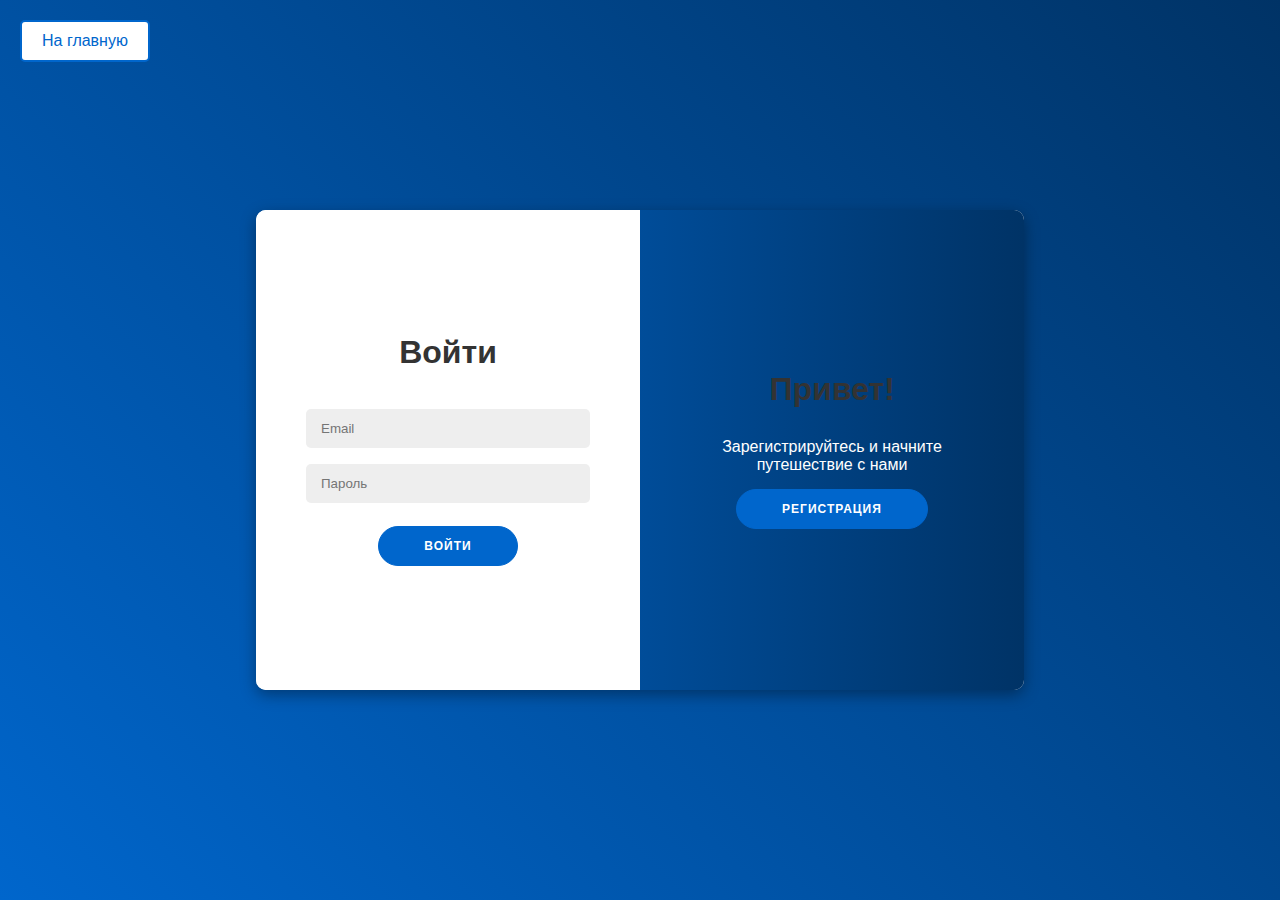
<file: основной сайт/форма/form.html>
<!DOCTYPE html>
<html lang="ru">
<head>
    <meta charset="UTF-8">
    <meta name="viewport" content="width=device-width, initial-scale=1.0">
    <title>Вход и Регистрация</title>
    <style>
        * {
            margin: 0;
            padding: 0;
            box-sizing: border-box;
            font-family: Arial, sans-serif;
        }

        body {
            min-height: 100vh;
            display: flex;
            align-items: center;
            justify-content: center;
            background: linear-gradient(45deg, #0066cc, #003366);
        }

        .container {
            background: white;
            border-radius: 10px;
            box-shadow: 0 5px 15px rgba(0, 0, 0, 0.35);
            position: relative;
            overflow: hidden;
            width: 768px;
            max-width: 100%;
            min-height: 480px;
        }

        .form-container {
            position: absolute;
            top: 0;
            height: 100%;
            transition: all 0.6s ease-in-out;
        }

        .sign-in-container {
            left: 0;
            width: 50%;
            z-index: 2;
        }

        .sign-up-container {
            left: 0;
            width: 50%;
            opacity: 0;
            z-index: 1;
        }

        .container.right-panel-active .sign-in-container {
            transform: translateX(100%);
        }

        .container.right-panel-active .sign-up-container {
            transform: translateX(100%);
            opacity: 1;
            z-index: 5;
        }

        form {
            background-color: #FFFFFF;
            display: flex;
            align-items: center;
            justify-content: center;
            flex-direction: column;
            padding: 0 50px;
            height: 100%;
            text-align: center;
        }

        h1 {
            margin-bottom: 30px;
            color: #333;
        }

        input {
            background-color: #eee;
            border: none;
            padding: 12px 15px;
            margin: 8px 0;
            width: 100%;
            border-radius: 5px;
        }

        button {
            border-radius: 20px;
            border: 1px solid #0066cc;
            background-color: #0066cc;
            color: #FFFFFF;
            font-size: 12px;
            font-weight: bold;
            padding: 12px 45px;
            letter-spacing: 1px;
            text-transform: uppercase;
            transition: transform 80ms ease-in;
            cursor: pointer;
            margin-top: 15px;
        }

        button:active {
            transform: scale(0.95);
        }

        .overlay-container {
            position: absolute;
            top: 0;
            left: 50%;
            width: 50%;
            height: 100%;
            overflow: hidden;
            transition: transform 0.6s ease-in-out;
            z-index: 100;
        }

        .container.right-panel-active .overlay-container {
            transform: translateX(-100%);
        }

        .overlay {
            background: linear-gradient(to right, #0066cc, #003366);
            color: #FFFFFF;
            position: relative;
            left: -100%;
            height: 100%;
            width: 200%;
            transform: translateX(0);
            transition: transform 0.6s ease-in-out;
        }

        .container.right-panel-active .overlay {
            transform: translateX(50%);
        }

        .overlay-panel {
            position: absolute;
            display: flex;
            align-items: center;
            justify-content: center;
            flex-direction: column;
            padding: 0 40px;
            text-align: center;
            top: 0;
            height: 100%;
            width: 50%;
            transform: translateX(0);
            transition: transform 0.6s ease-in-out;
        }

        .overlay-left {
            transform: translateX(-20%);
        }

        .container.right-panel-active .overlay-left {
            transform: translateX(0);
        }

        .overlay-right {
            right: 0;
            transform: translateX(0);
        }

        .container.right-panel-active .overlay-right {
            transform: translateX(20%);
        }

        .home-button {
            position: fixed;
            top: 20px;
            left: 20px;
            padding: 10px 20px;
            background-color: white;
            color: #0066cc;
            border: 2px solid #0066cc;
            border-radius: 5px;
            text-decoration: none;
            transition: all 0.3s ease;
        }

        .home-button:hover {
            background-color: #0066cc;
            color: white;
        }
    </style>
</head>
<body>
    <a href="../index.html" class="home-button">На главную</a>
    <div class="container" id="container">
        <div class="form-container sign-up-container">
            <form id="registerForm">
                <h1>Создать аккаунт</h1>
                <input type="text" name="name" placeholder="Имя" required />
                <input type="email" name="email" placeholder="Email" required />
                <input type="password" name="password" placeholder="Пароль" required />
                <button type="submit">Регистрация</button>
            </form>
        </div>
        <div class="form-container sign-in-container">
            <form id="loginForm">
                <h1>Войти</h1>
                <input type="email" name="email" placeholder="Email" required />
                <input type="password" name="password" placeholder="Пароль" required />
                <button type="submit">Войти</button>
            </form>
        </div>
        <div class="overlay-container">
            <div class="overlay">
                <div class="overlay-panel overlay-left">
                    <h1>С возвращением!</h1>
                    <p>Чтобы оставаться на связи, войдите в систему</p>
                    <button class="ghost" id="signIn">Войти</button>
                </div>
                <div class="overlay-panel overlay-right">
                    <h1>Привет!</h1>
                    <p>Зарегистрируйтесь и начните путешествие с нами</p>
                    <button class="ghost" id="signUp">Регистрация</button>
                </div>
            </div>
        </div>
    </div>

    <script>
        const signUpButton = document.getElementById('signUp');
        const signInButton = document.getElementById('signIn');
        const container = document.getElementById('container');
        const loginForm = document.getElementById('loginForm');
        const registerForm = document.getElementById('registerForm');

        signUpButton.addEventListener('click', () => {
            container.classList.add('right-panel-active');
        });

        signInButton.addEventListener('click', () => {
            container.classList.remove('right-panel-active');
        });

        loginForm.addEventListener('submit', async (e) => {
            e.preventDefault();
            const formData = new FormData(loginForm);
            
            try {
                const response = await fetch('login.php', {
                    method: 'POST',
                    body: formData
                });
                
                const data = await response.json();
                alert(data.message);
                
                if (data.status === 'success') {
                    // Сохраняем данные пользователя
                    localStorage.setItem('userData', JSON.stringify(data.user));
                    window.location.href = '../index.html';
                }
            } catch (error) {
                alert('Ошибка при входе');
            }
        });

        registerForm.addEventListener('submit', async (e) => {
            e.preventDefault();
            const formData = new FormData(registerForm);
            
            try {
                const response = await fetch('register.php', {
                    method: 'POST',
                    body: formData
                });
                
                const data = await response.json();
                alert(data.message);
                
                if (data.status === 'success') {
                    container.classList.remove('right-panel-active');
                    registerForm.reset();
                }
            } catch (error) {
                alert('Ошибка при регистрации');
            }
        });
    </script>
</body>
</html>
</file>
